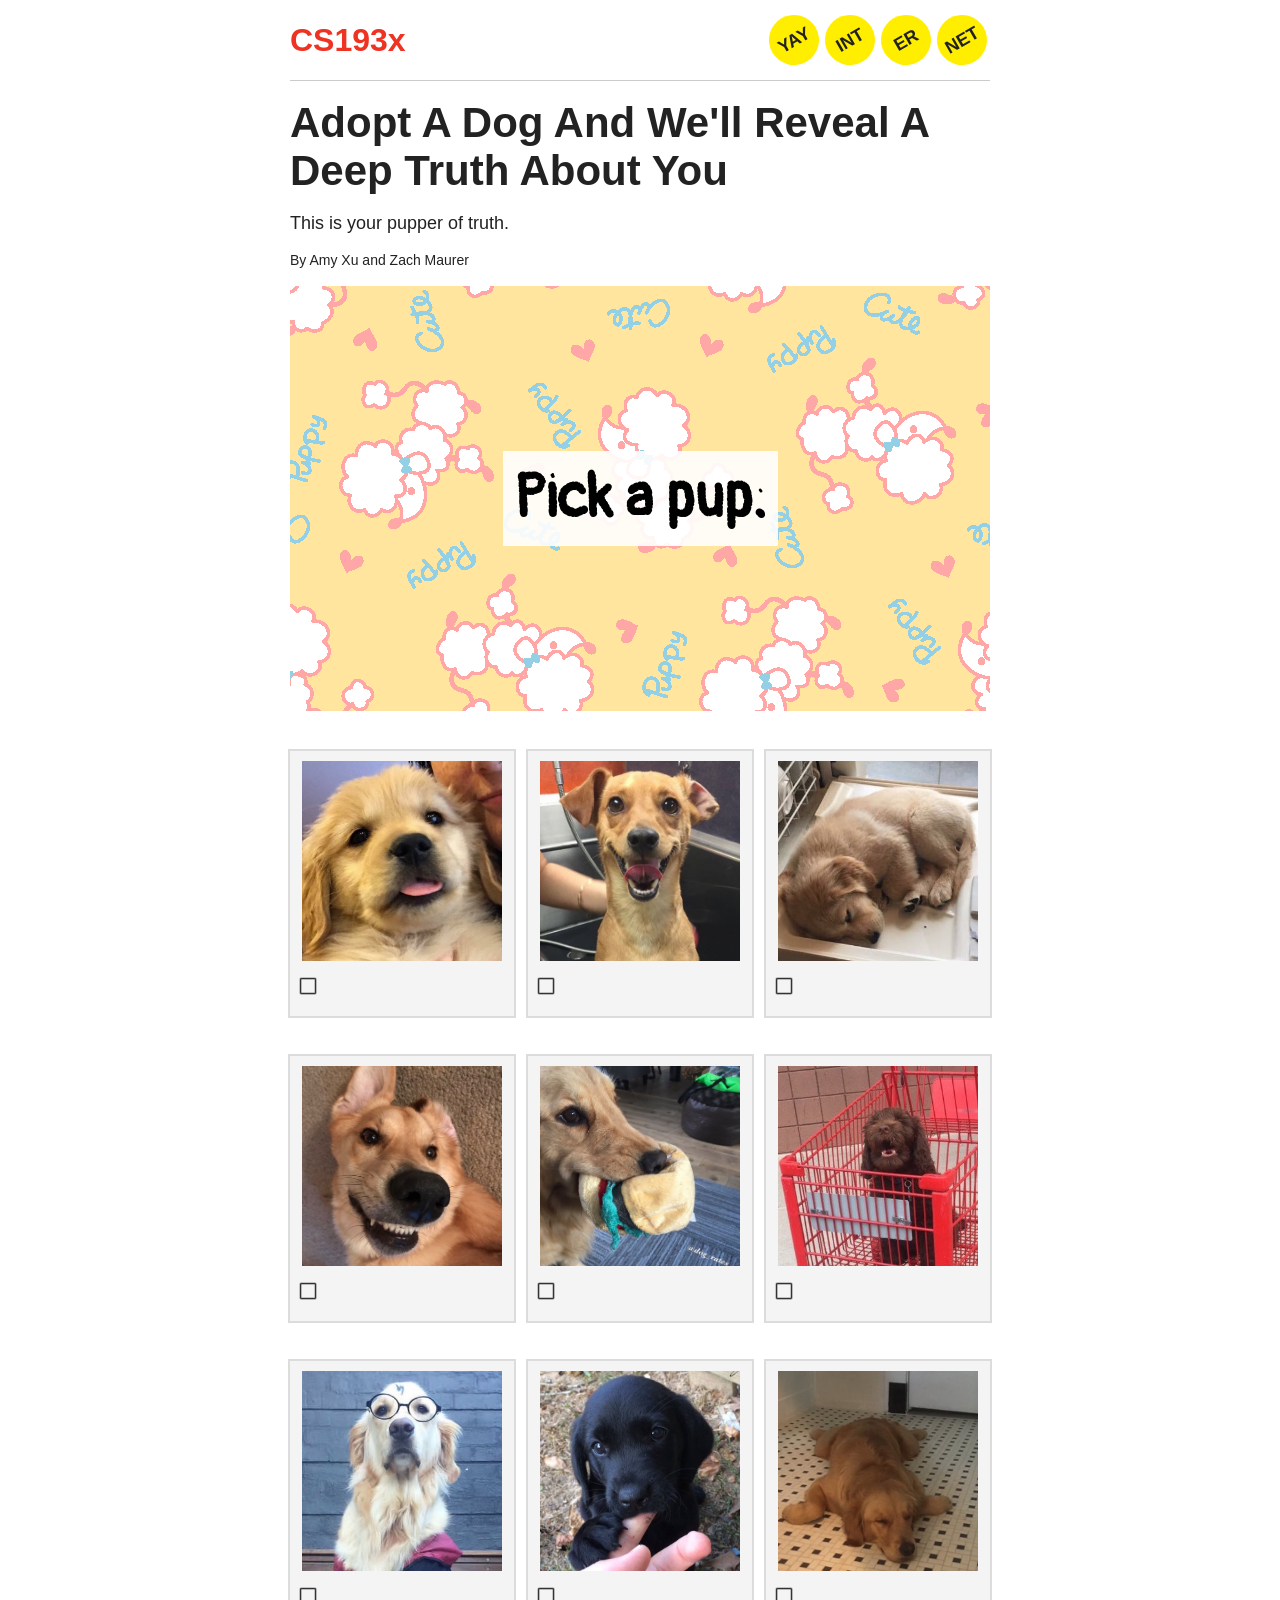
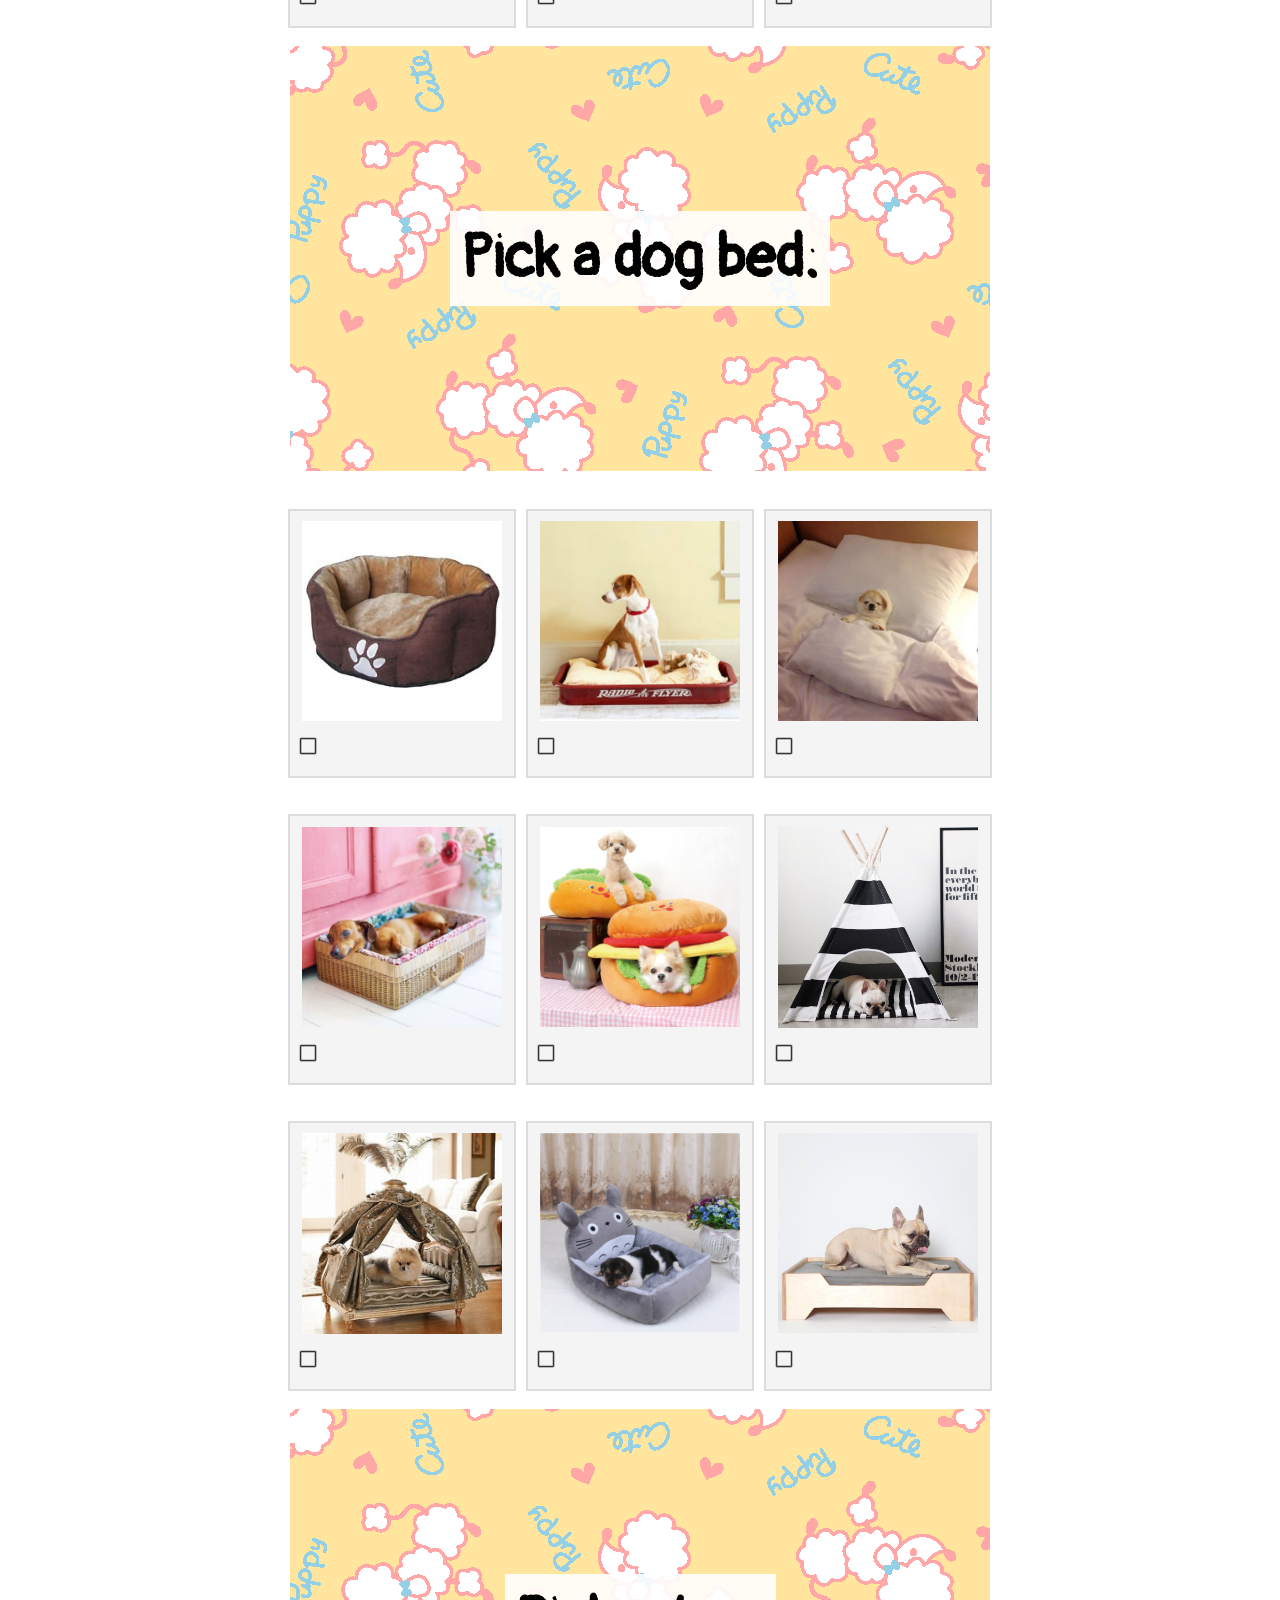
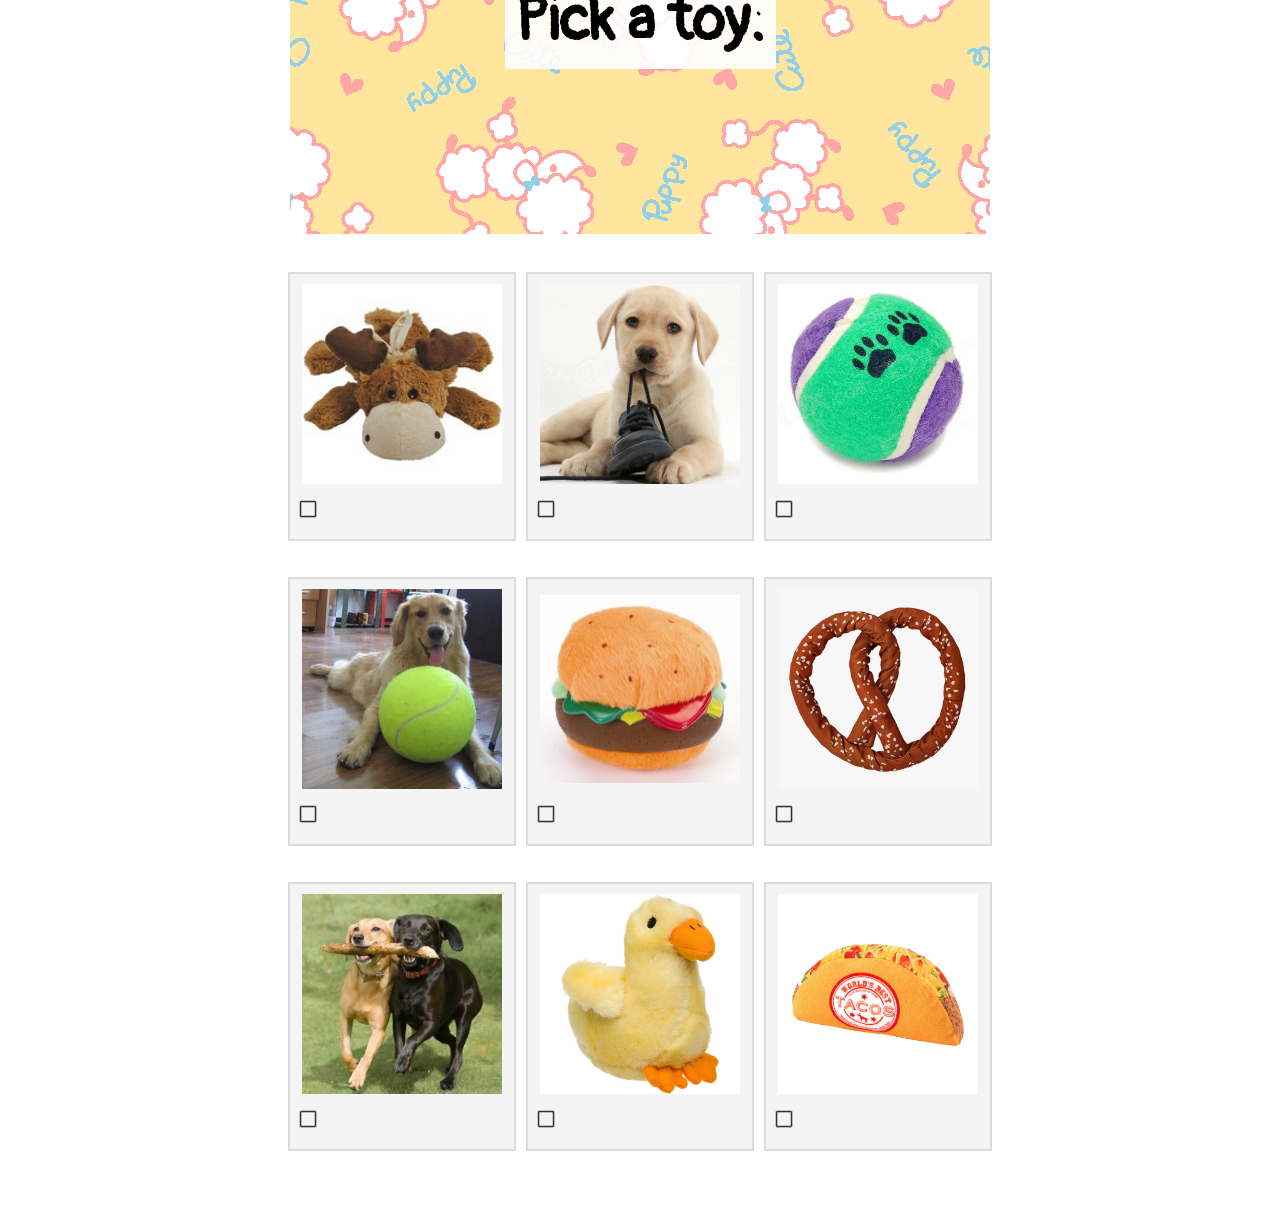
<file: index.html>
<!DOCTYPE html>
<html>

  <!-- TODO(you): Make whatever changes needed to complete the homework! -->

  <head>
    <meta charset="utf-8">
    <title>Adopt A Dog And We'll Reveal A Deep Truth About You</title>
    <link rel="icon" type="image/png" href="images/favicon-32x32.png" sizes="32x32" />
    <link rel="icon" type="image/png" href="images/favicon-16x16.png" sizes="16x16" />
    <link href="https://fonts.googleapis.com/css?family=Pangolin:400,700|Proxima+Nova" rel="stylesheet" type="text/css">
    <link rel="stylesheet" href="provided-style.css"/>
    <link rel="stylesheet" href="style.css"/>
    <script src="constants.js" defer="true"></script>
    <script src="script.js" defer="true"></script>
  </head>

  <body>
    <article>
      <header>
          <h1>CS193x</h1>
          <div>
            <span>YAY</span>
            <span>INT</span>
            <span>ER</span>
            <span>NET</span>
          </div>
      </header>
      <h1>Adopt A Dog And We'll Reveal A Deep Truth About You</h1>
      <p>This is your pupper of truth.</p>
      <p id="author">
        By Amy Xu and Zach Maurer
      </p>

      <section class="question-name">
        <h1>Pick a pup:</h1>
      </section>

      <section class="choice-grid">
        <div class="perl"  data-choice-id="blep" data-question-id="one">
          <img src="images/blepdog.jpg" width="210px"/>
          <img class="checkbox" src="images/unchecked.png" width="50px" height="50px" />
        </div>

        <div class="perl" data-choice-id="happy" data-question-id="one">
          <img src="./images/happydog.jpg" width="210px"/>
          <img class="checkbox" src="images/unchecked.png" />
        </div>

        <div class="perl" data-choice-id="sleeping" data-question-id="one">
          <img src="./images/sleepingdog.jpg" width="210px"/>
          <img class="checkbox" src="images/unchecked.png" />
        </div>

        <div class="perl" data-choice-id="dopey" data-question-id="one">
          <img src="./images/dopeydog.jpg" width="210px"/>
          <img class="checkbox" src="images/unchecked.png"  />
        </div>

        <div class="perl" data-choice-id="burger" data-question-id="one">
          <img src="./images/burgerdog.jpg" width="210px"/>
          <img class="checkbox" src="images/unchecked.png" />
        </div>

        <div class="perl" data-choice-id="cart" data-question-id="one">
          <img src="./images/cartdog.jpg" width="210px"/>
          <img class="checkbox" src="images/unchecked.png"  />
        </div>

        <div class="perl" data-choice-id="nerd" data-question-id="one">
          <img src="./images/nerddog.jpg" width="210px"/>
          <img class="checkbox" src="images/unchecked.png"/>
        </div>

        <div class="perl" data-choice-id="shy" data-question-id="one">
          <img src="./images/shydog.jpg" width="210px"/>
          <img class="checkbox" src="images/unchecked.png"/>
        </div>

        <div class="perl" data-choice-id="sleepy" data-question-id="one">
          <img src="./images/sleepydog.jpg" width="210px" />
          <img class="checkbox" src="images/unchecked.png"  />
        </div>
      </section>

      <section class="question-name">
        <h1>Pick a dog bed:</h1>
      </section>

      <section class="choice-grid">
        <div class="perl" data-choice-id="blep" data-question-id="two">
          <img src="images/blepbed.jpg" width="210px"/>
          <img class="checkbox" src="images/unchecked.png"/>
        </div>

        <div class="perl" data-choice-id="happy" data-question-id="two">
          <img src="./images/happybed.jpg" width="210px"/>
          <img class="checkbox" src="images/unchecked.png" />
        </div>

        <div class="perl" data-choice-id="sleeping" data-question-id="two">
          <img src="./images/sleepingbed.jpg" width="210px"/>
          <img class="checkbox" src="images/unchecked.png"/>
        </div>

        <div class="perl" data-choice-id="dopey" data-question-id="two">
          <img src="./images/dopeybed.jpg"width="210px"/>
          <img class="checkbox" src="images/unchecked.png"/>
        </div>

        <div class="perl" data-choice-id="burger" data-question-id="two">
          <img src="./images/burgerbed.jpg" width="210px"/>
          <img class="checkbox" src="images/unchecked.png"/>
        </div>

        <div class="perl" data-choice-id="cart" data-question-id="two">
          <img src="./images/cartbed.jpg" width="210px"/>
          <img class="checkbox" src="images/unchecked.png"/>
        </div>

        <div class="perl" data-choice-id="nerd" data-question-id="two">
          <img src="./images/nerdbed.jpg" width="210px"/>
          <img class="checkbox" src="images/unchecked.png"/>
        </div>

        <div class="perl" data-choice-id="shy" data-question-id="two">
          <img src="./images/shybed.jpg" width="210px"/>
          <img class="checkbox" src="images/unchecked.png"/>
        </div>

        <div class="perl" data-choice-id="sleepy" data-question-id="two">
          <img src="./images/sleepybed.jpg" width="210px"/>
          <img class="checkbox" src="images/unchecked.png"/>
        </div>
      </section>

      <section class="question-name">
        <h1>Pick a toy:</h1>
      </section>

      <section class="choice-grid">
        <div class="perl" data-choice-id="blep" data-question-id="three">
          <img src="images/bleptoy.jpg" width="210px"/>
          <img class="checkbox" src="images/unchecked.png"/>
        </div>

        <div class="perl" data class="perl"-choice-id="happy" data-question-id="three">
          <img src="./images/happytoy.jpg" width="210px"/>
          <img class="checkbox" src="images/unchecked.png"/>
        </div>

        <div class="perl" data-choice-id="sleeping" data-question-id="three">
          <img src="./images/sleepingtoy.jpg" width="210px"/>
          <img class="checkbox" src="images/unchecked.png"/>
        </div>

        <div  class="perl" data-choice-id="dopey" data-question-id="three">
          <img src="./images/dopeytoy.jpg" width="210px"/>
          <img class="checkbox" src="images/unchecked.png"/>
        </div>

        <div class="perl" data-choice-id="burger" data-question-id="three">
          <img src="./images/burgertoy.jpg" width="210px"/>
          <img class="checkbox" src="images/unchecked.png"/>
        </div>

        <div class="perl" data-choice-id="cart" data-question-id="three">
          <img src="./images/carttoy.jpg" width="210px"/>
          <img class="checkbox" src="images/unchecked.png"/>
        </div>

        <div class="perl" data-choice-id="nerd" data-question-id="three">
          <img src="./images/nerdtoy.jpg" width="210px"/>
          <img class="checkbox" src="images/unchecked.png"/>
        </div>

        <div class="perl" data-choice-id="shy" data-question-id="three">
          <img src="./images/shytoy.jpg" width="210px" />
          <img class="checkbox" src="images/unchecked.png"/>
        </div>

        <div class="perl" data-choice-id="sleepy" data-question-id="three">
          <img src="./images/sleepytoy.jpg" width="210px"/>
          <img class="checkbox" src="images/unchecked.png"/>
        </div>
      </section>

      <section class="results">
        <h1></h1>
        <p></p>
        <div id="restart" class="hidden">
          <h2>Restart quiz</h2>
        </div>
      </section>
    </article>
  </body>
</html>
</file>
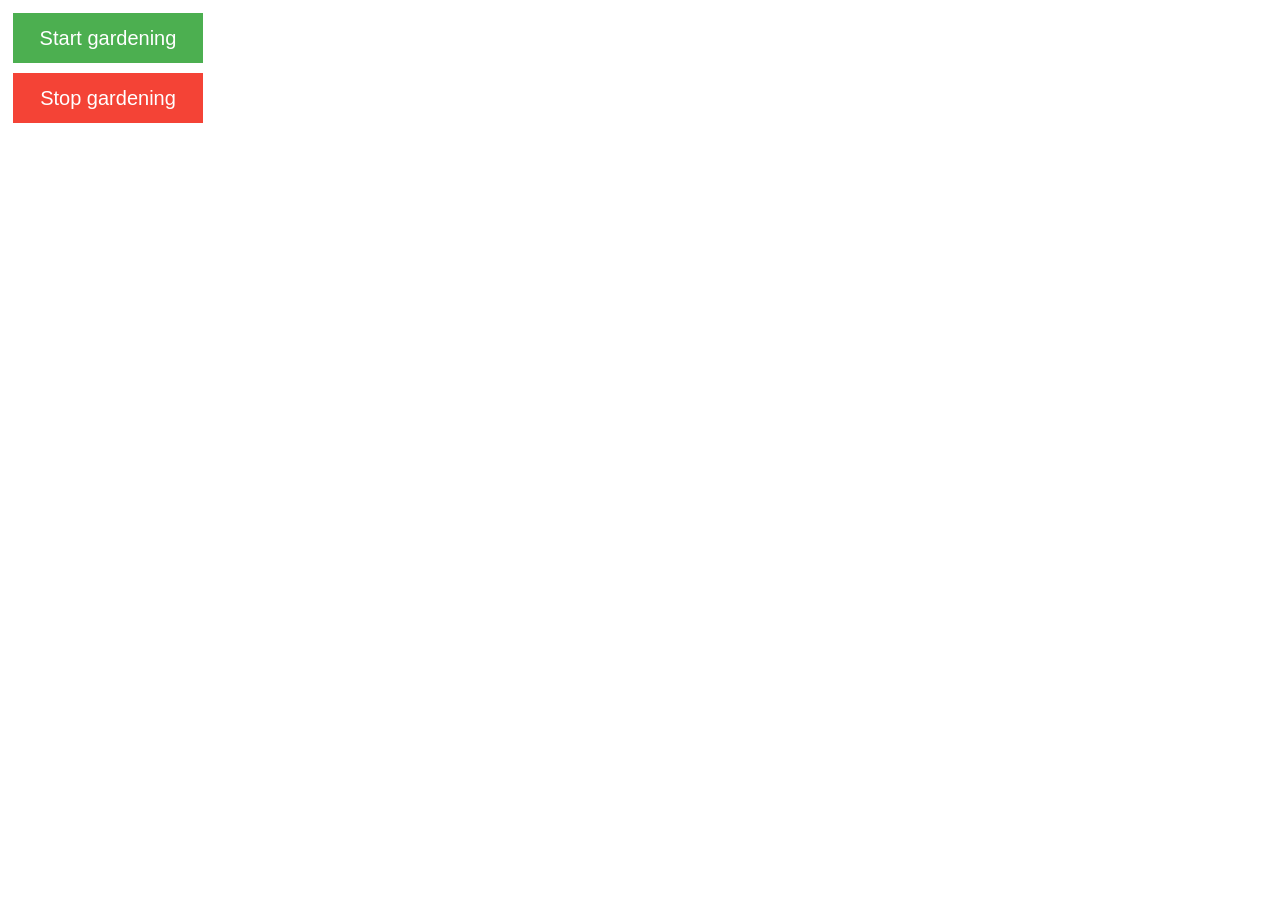
<file: twitter-gardener-EXTRA-CREDIT/popup.html>
<!--

NOTE TO STUDENT: You should NOT have to modify this file.

-->
<html>
  <head>
    <script src="popup.js"></script>
    <style>
body {
  width: 200px;
}

button {
  background-color: pink;
  border: 0;
  color: white;
  font-size: 20px;
  height: 50px;
  margin: 5px;
  width: 95%;
}

#start {
  background-color: #4caf50;
}

#stop {
  background-color: #f44336;
}
    </style>
  </head>
  <body>
    <button id="start">Start gardening</button>
    <button id="stop">Stop gardening</button>
  </body>
</html>
</file>
<file: provided-style.css>
/**

  NOTE TO STUDENT:
  Please do not modify this file!

  Please add your CSS to style.css instead: This will help the TAs grade your
  homework because your style edits are all in one place.

**/

article {
  margin: auto;
  width: 700px;
}

#author {
  font-size: 14px;
}

body {
  color: #222222;
  font-family: 'Proxima Nova', 'Helvetica', 'Arial', sans-serif;
  font-size: 18px;
  margin: 0;
}

h1 {
  font-size: 42px;
  margin: 18px 0;
}

header h1 {
  font-size: 32px;
}

header {
  display: flex;
  border-bottom: 1px solid #cccccc;
  height: 80px;
}

header div,
header h1 {
  display: flex;
  flex-grow: 1;
}

header div,
header div span,
header h1 {
  display: flex;
  align-content: space-between;
  align-items: center;
}

header div {
  justify-content: flex-end;
}

header div span {
  display: flex;
  align-items: center;
  justify-content: center;
  border-radius: 100%;
  background-color: #ffee00;
  height: 50px;
  width: 50px;
  font-weight: bold;
  margin: 0 3px;
  transform: rotate(-30deg);
}

header h1 {
  color: #ee3322;
  font-family: 'Helvetica', sans-serif;
  justify-content: flex-start;
  margin: 0;
}

.choice-grid img.checkbox {
  margin-top: 5px;
  height: 20px;
  width: 20px;
}

p {
  margin: 18px 0;
}

.question-name {
  align-items: center;
  background-image: url('./images/background.gif');
  display: flex;
  height: 425px;
  justify-content: center;
  margin-bottom: 20px;
  text-align: center;
  width: 100%;
}

.question-name h1 {
  background-color: rgba(255,255,255, 0.9);
  color: black;
  font-family: 'Pangolin', 'Trebuchet MS', cursive;
  font-size: 60px;
  padding: 10px;
  max-width: 75%;
}
</file>
<file: style.css>
/* TODO(you): Write the CSS to finish the assignment! */
.choice-grid {
width: 700px;
display: flex;
flex-direction: row;
justify-content: space-between ;
flex-wrap: wrap;
margin: auto;
}
.perl { 
margin-top: 20px;
margin-bottom: 20px;
display: flex;
padding-bottom: 20px;
width: 32%;
flex-direction: column;
background-color: #f4f4f4;
outline: 2px solid #dcdcdc;
}


image .checkbox {
 margin: auto;
}

.perl img {
margin: auto;
padding-top: 10px;
width: 200px;
}

.perl .checkbox {margin: initial;
  margin-left: 8px;
}

section.results{
	padding: 20px 20px;
	margin: auto;
}

#restart:hover{
  background-color:#e0e0e0;
}

h2:hover{
 background-color:#e0e0e0;

}

div.hidden{
display: flex;
display: none;
height: 50px;
background-color: #cecece;
}



div.restart{
height: 50px;
background-color: #cecece;
}

[data-choice-id='one']{
background-color: #cfe3ff;
}
</file>
